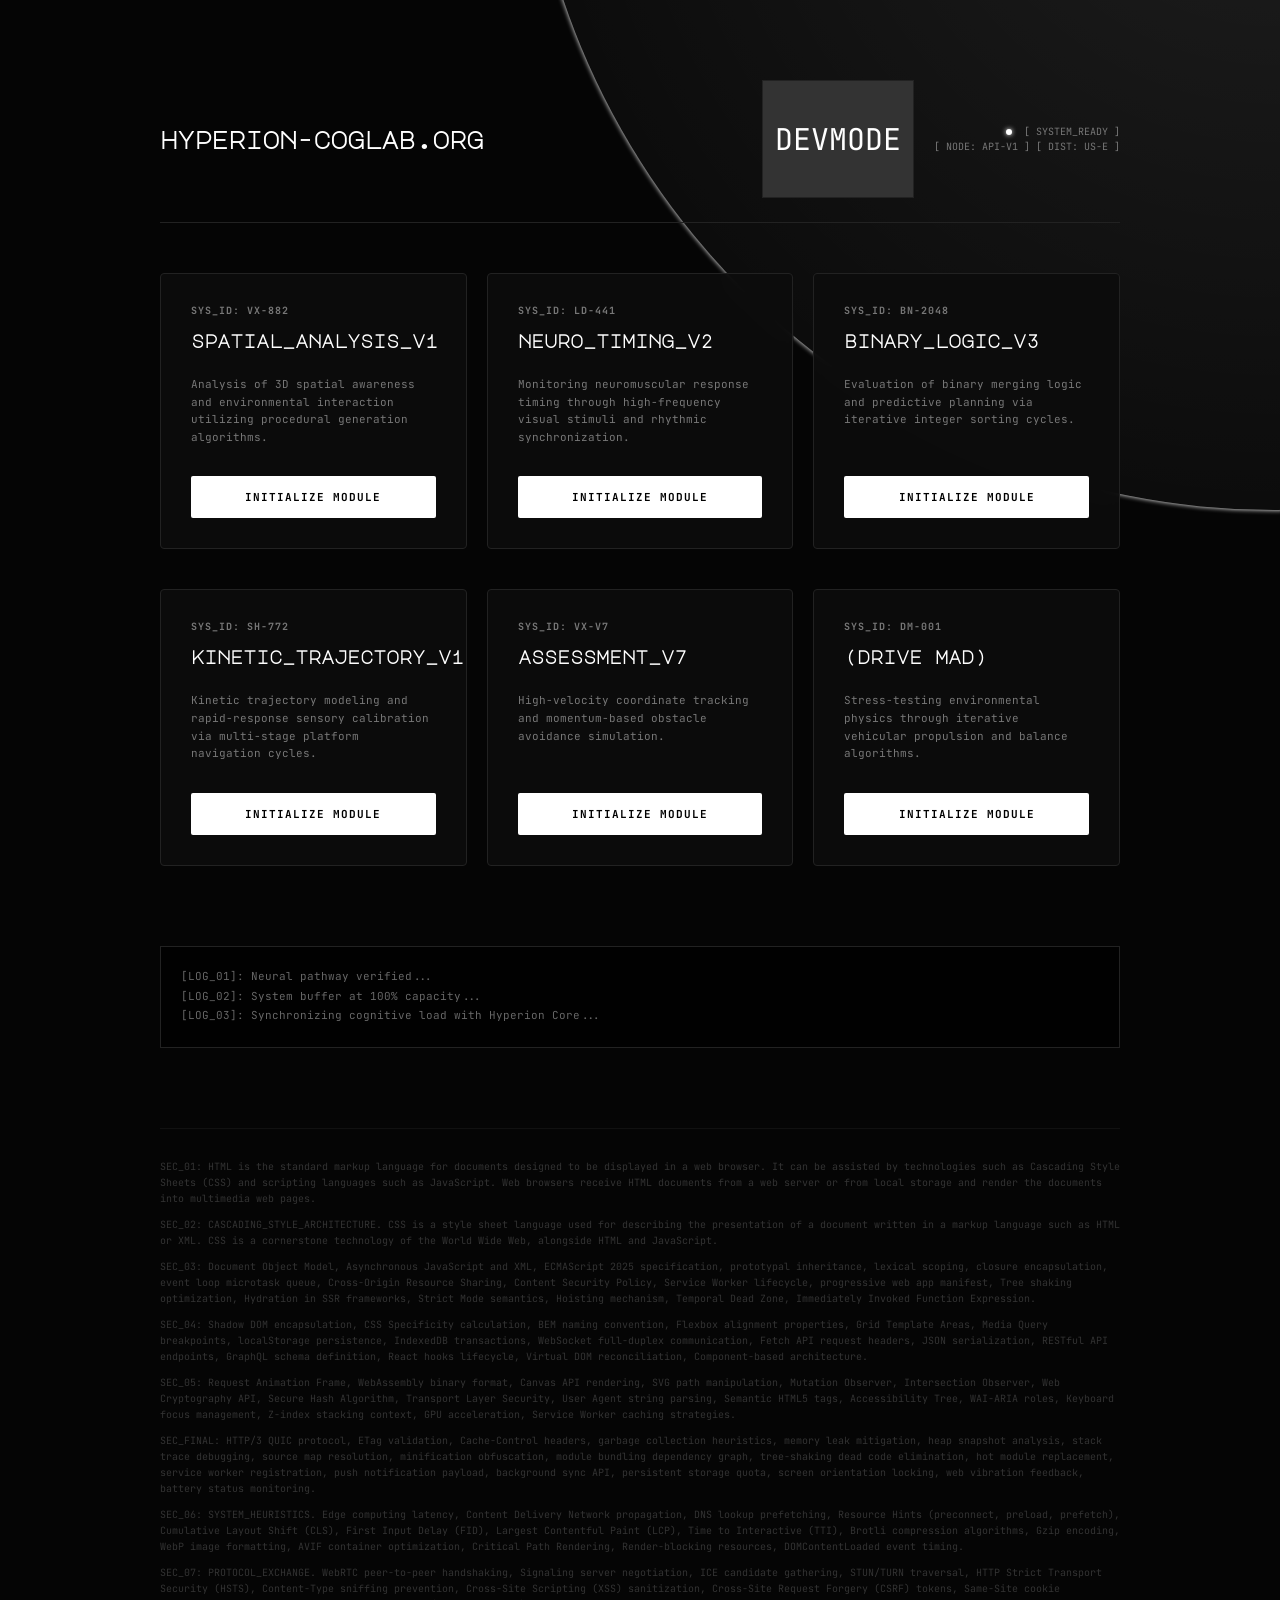
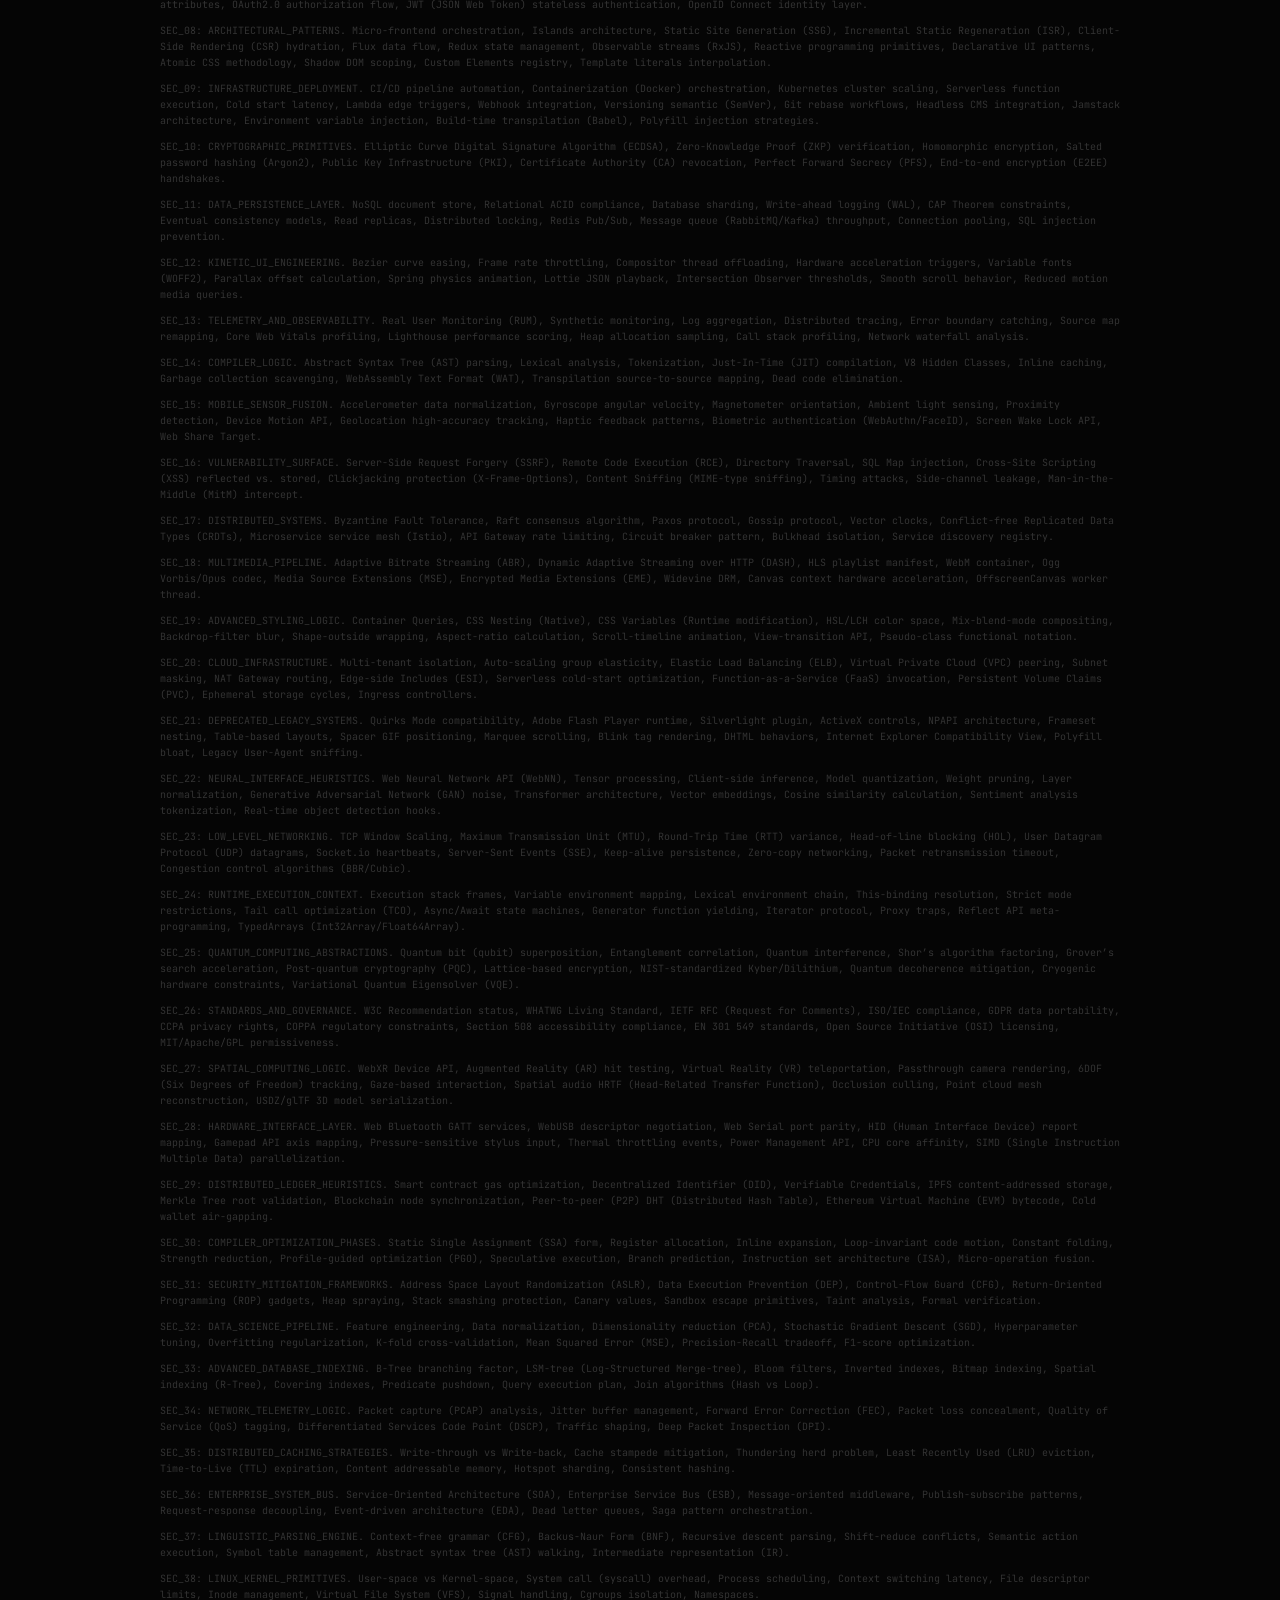
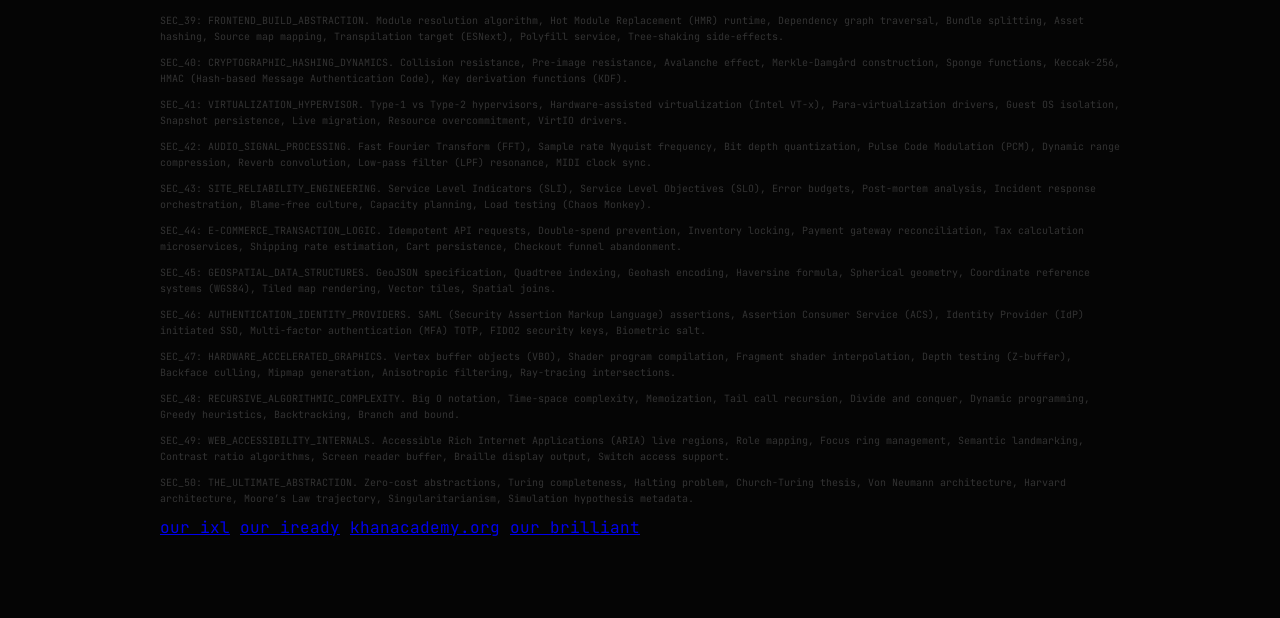
<file: fold/index.html>
<!DOCTYPE html>
<html lang="en">
<head>
    <meta charset="UTF-8">
    <meta name="viewport" content="width=device-width, initial-scale=1.0">
    <title>Diagnostic Test v2.4</title>
    
    <meta name="description" content="EdMaths is a specialized platform for developing cognitive logic and spatial awareness through interactive mathematical challenges.">
<meta name="keywords" content="EdMaths, Mathematics, Logic, Spatial Awareness, STEM Education, Interactive Learning">
<meta name="author" content="EdMaths Team">
<link rel="icon" type="image/x-icon" href="favicon.ico">

   

    
   <link rel="preconnect" href="https://fonts.googleapis.com">
<link rel="preconnect" href="https://fonts.gstatic.com" crossorigin>
<link href="https://fonts.googleapis.com/css2?family=JetBrains+Mono:ital,wght@0,100..800;1,100..800&display=swap" rel="stylesheet">
<link href="https://fonts.googleapis.com/css2?family=Major+Mono+Display&display=swap" rel="stylesheet">

    <style>
        :root {
            --bg: #050505;
            --card-bg: rgba(13, 13, 13, 0.9);
            --accent: #ffffff;
            --text-main: #ffffff;
            --text-dim: #777777;
            --border: #222222;
        }

        * { box-sizing: border-box; }

        body {
            background-color: var(--bg);
            color: var(--text-main);
            font-family: 'JetBrains Mono', monospace;
            margin: 0;
            display: flex;
            justify-content: center;
            min-height: 100vh;
            overflow-x: hidden; 
        }

        .ambient-glow {
            position: fixed; display: inline-block;
            width: 6px;
            height: 6px;
            background: #ffffff;
            border-radius: 50%;
            margin-right: 6px;
            box-shadow: 0 0 5px #fff;
            top: -110%;
            right: -750px; 
            width: 1500px;
            height: 1500px;
            background: radial-gradient(circle, rgba(255, 255, 255, 1) 0%, rgba(255, 255, 255, 1) 3%, rgba(255, 255, 255, 1) 4%, rgba(255, 255, 255, 0.1) 5%, rgba(255, 255, 255, 0) 100%);
            z-index: -1;
            pointer-events: none;
        }

        .container {
            width: 100%;
            max-width: 1000px;
            padding: 80px 20px;
            position: relative;
            z-index: 1;
        }

        .top-nav {
            display: flex;
            justify-content: space-between;
            align-items: center;
            border-bottom: 1px solid var(--border);
            padding-bottom: 24px;
            margin-bottom: 50px;
        }

        h1 {
            font-family: 'Major Mono Display', monospace;
            font-size: 1.5rem;
            margin: 0;
            letter-spacing: -1px;
            text-transform: lowercase;
        }

        .stealth-btn {
            background: none;
            border: 1px solid #222;
            background-color: #333;
            padding: 8px 12px;
            cursor: pointer;
            font-size: 10px;
            font-family: 'JetBrains Mono', monospace;
            margin-left: auto;
            margin-right: 20px;
            transition: all 0.3s;
            color: white; 
            
        }

        .stealth-btn:hover { color: #fff; border-color: #555; }

        .system-status {
            font-size: 10px;
            color: var(--text-dim);
            text-align: right;
            line-height: 1.5;

        }

        .status-dot {
            display: inline-block;
            width: 6px;
            height: 6px;
            background: #ffffff;
            border-radius: 50%;
            margin-right: 6px;
            box-shadow: 0 0 5px #fff;
        }

        .grid {
            display: grid;
            grid-template-columns: repeat(auto-fit, minmax(300px, 1fr));
            gap: 20px;
        }

        .module-card {
            background: var(--card-bg);
            border: 1px solid var(--border);
            border-radius: 4px;
            padding: 30px;
            display: flex;
            flex-direction: column;
            transition: all 0.3s cubic-bezier(0.4, 0, 0.2, 1);
            backdrop-filter: blur(10px);
            margin-bottom: 20px; 
        }

        .module-card:hover { transform: translateY(-5px); border-color: #ffffff; }

        .module-id { font-size: 10px; color: var(--text-dim); font-weight: 700; margin-bottom: 15px; letter-spacing: 1px; }

        h3 { font-family: 'Major Mono Display', monospace; margin: 0 0 15px 0; font-size: 18px; color: #fff; text-transform: lowercase; }

        .description { font-size: 11px; color: var(--text-dim); margin-bottom: 30px; line-height: 1.6; }

        .launch-btn {
            text-decoration: none;
            color: #000;
            background-color: #fff;
            font-weight: 700;
            padding: 14px;
            border-radius: 2px;
            text-align: center;
            font-size: 11px;
            margin-top: auto;
            letter-spacing: 1px;
        }
         .name-gama{ font-size:3em  }
        .console-container { margin-top: 60px; background: rgba(0,0,0,0.8); border: 1px solid var(--border); padding: 20px; }

        #log-stream { font-size: 11px; color: #fff; opacity: 0.4; height: 60px; overflow: hidden; line-height: 1.8; }

        .footer-jargon { margin-top: 80px; font-size: 10px; color: #333; text-align: left; line-height: 1.6; border-top: 1px solid #111; padding-top: 20px; }
    </style>
</head>
<body>

    <div class="ambient-glow"></div>

    <div class="container">
        <nav class="top-nav">
            <h1>hypeRion-coglab.oRg</h1>
            
            <button id="gamify-btn" class="stealth-btn"><p class="name-gama">DEVMODE</p></button>
            <div class="system-status">
                <span class="status-dot"></span> [ SYSTEM_READY ]<br>
                [ NODE: API-V1 ] [ DIST: US-E ]
            </div>
        </nav>

        <main class="grid">
        
            <article class="module-card">
                <span class="module-id">SYS_ID: VX-882</span>
                <h3 id="t-882">sPatiAl_aNalYsis_v1</h3>
                <p class="description">Analysis of 3D spatial awareness and environmental interaction utilizing procedural generation algorithms.</p>
                <a href="#" id="l-882" class="launch-btn">INITIALIZE MODULE</a>
            </article>

            <article class="module-card">
                <span class="module-id">SYS_ID: LD-441</span>
                <h3 id="t-441">neuRo_tiMing_v2</h3>
                <p class="description">Monitoring neuromuscular response timing through high-frequency visual stimuli and rhythmic synchronization.</p>
                <a href="#" id="l-441" class="launch-btn">INITIALIZE MODULE</a>
            </article>

            <article class="module-card">
                <span class="module-id">SYS_ID: BN-2048</span>
                <h3 id="t-2048">biNary_loGic_v3</h3>
                <p class="description">Evaluation of binary merging logic and predictive planning via iterative integer sorting cycles.</p>
                <a href="#" id="l-2048" class="launch-btn">INITIALIZE MODULE</a>
            </article>

            <article class="module-card">
                <span class="module-id">SYS_ID: SH-772</span>
                <h3 id="t-772">kiNetic_traJectory_v1</h3>
                <p class="description">Kinetic trajectory modeling and rapid-response sensory calibration via multi-stage platform navigation cycles.</p>
                <a href="#" id="l-772" class="launch-btn">INITIALIZE MODULE</a>
            </article>

            <article class="module-card">
                <span class="module-id">SYS_ID: VX-V7</span>
                <h3 id="t-v7">assEssment_v7</h3>
                <p class="description">High-velocity coordinate tracking and momentum-based obstacle avoidance simulation.</p>
                <a href="#" id="l-v7" class="launch-btn">INITIALIZE MODULE</a>
            </article>

            <article class="module-card">
                <span class="module-id">SYS_ID: DM-001</span>
                <h3 id="t-asd">(drive mad)</h3>
                <p class="description">Stress-testing environmental physics through iterative vehicular propulsion and balance algorithms.</p>
                <a href="/assessment_v7.html" id="l-dm" class="launch-btn">INITIALIZE MODULE</a>
           


        </main>

        <div class="console-container">
            <div id="log-stream">
                [LOG_01]: Neural pathway verified...<br>
                [LOG_02]: System buffer at 100% capacity...<br>
                [LOG_03]: Synchronizing cognitive load with Hyperion Core...
            </div>
        </div>

      

  <div>
     <footer class="footer-jargon">
    <p>SEC_01: HTML is the standard markup language for documents designed to be displayed in a web browser. It can be assisted by technologies such as Cascading Style Sheets (CSS) and scripting languages such as JavaScript. Web browsers receive HTML documents from a web server or from local storage and render the documents into multimedia web pages.</p>
    <p>SEC_02: CASCADING_STYLE_ARCHITECTURE. CSS is a style sheet language used for describing the presentation of a document written in a markup language such as HTML or XML. CSS is a cornerstone technology of the World Wide Web, alongside HTML and JavaScript.</p>

    
    <p>SEC_03: Document Object Model, Asynchronous JavaScript and XML, ECMAScript 2025 specification, prototypal inheritance, lexical scoping, closure encapsulation, event loop microtask queue, Cross-Origin Resource Sharing, Content Security Policy, Service Worker lifecycle, progressive web app manifest, Tree shaking optimization, Hydration in SSR frameworks, Strict Mode semantics, Hoisting mechanism, Temporal Dead Zone, Immediately Invoked Function Expression.</p>
    
    <p>SEC_04: Shadow DOM encapsulation, CSS Specificity calculation, BEM naming convention, Flexbox alignment properties, Grid Template Areas, Media Query breakpoints, localStorage persistence, IndexedDB transactions, WebSocket full-duplex communication, Fetch API request headers, JSON serialization, RESTful API endpoints, GraphQL schema definition, React hooks lifecycle, Virtual DOM reconciliation, Component-based architecture.</p>

    <p>SEC_05: Request Animation Frame, WebAssembly binary format, Canvas API rendering, SVG path manipulation, Mutation Observer, Intersection Observer, Web Cryptography API, Secure Hash Algorithm, Transport Layer Security, User Agent string parsing, Semantic HTML5 tags, Accessibility Tree, WAI-ARIA roles, Keyboard focus management, Z-index stacking context, GPU acceleration, Service Worker caching strategies.</p>

    

    <p>SEC_FINAL: HTTP/3 QUIC protocol, ETag validation, Cache-Control headers, garbage collection heuristics, memory leak mitigation, heap snapshot analysis, stack trace debugging, source map resolution, minification obfuscation, module bundling dependency graph, tree-shaking dead code elimination, hot module replacement, service worker registration, push notification payload, background sync API, persistent storage quota, screen orientation locking, web vibration feedback, battery status monitoring.</p>
    <p>SEC_06: SYSTEM_HEURISTICS. Edge computing latency, Content Delivery Network propagation, DNS lookup prefetching, Resource Hints (preconnect, preload, prefetch), Cumulative Layout Shift (CLS), First Input Delay (FID), Largest Contentful Paint (LCP), Time to Interactive (TTI), Brotli compression algorithms, Gzip encoding, WebP image formatting, AVIF container optimization, Critical Path Rendering, Render-blocking resources, DOMContentLoaded event timing.</p>

    <p>SEC_07: PROTOCOL_EXCHANGE. WebRTC peer-to-peer handshaking, Signaling server negotiation, ICE candidate gathering, STUN/TURN traversal, HTTP Strict Transport Security (HSTS), Content-Type sniffing prevention, Cross-Site Scripting (XSS) sanitization, Cross-Site Request Forgery (CSRF) tokens, Same-Site cookie attributes, OAuth2.0 authorization flow, JWT (JSON Web Token) stateless authentication, OpenID Connect identity layer.</p>

    <p>SEC_08: ARCHITECTURAL_PATTERNS. Micro-frontend orchestration, Islands architecture, Static Site Generation (SSG), Incremental Static Regeneration (ISR), Client-Side Rendering (CSR) hydration, Flux data flow, Redux state management, Observable streams (RxJS), Reactive programming primitives, Declarative UI patterns, Atomic CSS methodology, Shadow DOM scoping, Custom Elements registry, Template literals interpolation.</p>

    <p>SEC_09: INFRASTRUCTURE_DEPLOYMENT. CI/CD pipeline automation, Containerization (Docker) orchestration, Kubernetes cluster scaling, Serverless function execution, Cold start latency, Lambda edge triggers, Webhook integration, Versioning semantic (SemVer), Git rebase workflows, Headless CMS integration, Jamstack architecture, Environment variable injection, Build-time transpilation (Babel), Polyfill injection strategies.</p>
        <p>SEC_10: CRYPTOGRAPHIC_PRIMITIVES. Elliptic Curve Digital Signature Algorithm (ECDSA), Zero-Knowledge Proof (ZKP) verification, Homomorphic encryption, Salted password hashing (Argon2), Public Key Infrastructure (PKI), Certificate Authority (CA) revocation, Perfect Forward Secrecy (PFS), End-to-end encryption (E2EE) handshakes.</p>

    <p>SEC_11: DATA_PERSISTENCE_LAYER. NoSQL document store, Relational ACID compliance, Database sharding, Write-ahead logging (WAL), CAP Theorem constraints, Eventual consistency models, Read replicas, Distributed locking, Redis Pub/Sub, Message queue (RabbitMQ/Kafka) throughput, Connection pooling, SQL injection prevention.</p>

    <p>SEC_12: KINETIC_UI_ENGINEERING. Bezier curve easing, Frame rate throttling, Compositor thread offloading, Hardware acceleration triggers, Variable fonts (WOFF2), Parallax offset calculation, Spring physics animation, Lottie JSON playback, Intersection Observer thresholds, Smooth scroll behavior, Reduced motion media queries.</p>

    <p>SEC_13: TELEMETRY_AND_OBSERVABILITY. Real User Monitoring (RUM), Synthetic monitoring, Log aggregation, Distributed tracing, Error boundary catching, Source map remapping, Core Web Vitals profiling, Lighthouse performance scoring, Heap allocation sampling, Call stack profiling, Network waterfall analysis.</p>

    <p>SEC_14: COMPILER_LOGIC. Abstract Syntax Tree (AST) parsing, Lexical analysis, Tokenization, Just-In-Time (JIT) compilation, V8 Hidden Classes, Inline caching, Garbage collection scavenging, WebAssembly Text Format (WAT), Transpilation source-to-source mapping, Dead code elimination.</p>
        <p>SEC_15: MOBILE_SENSOR_FUSION. Accelerometer data normalization, Gyroscope angular velocity, Magnetometer orientation, Ambient light sensing, Proximity detection, Device Motion API, Geolocation high-accuracy tracking, Haptic feedback patterns, Biometric authentication (WebAuthn/FaceID), Screen Wake Lock API, Web Share Target.</p>

    <p>SEC_16: VULNERABILITY_SURFACE. Server-Side Request Forgery (SSRF), Remote Code Execution (RCE), Directory Traversal, SQL Map injection, Cross-Site Scripting (XSS) reflected vs. stored, Clickjacking protection (X-Frame-Options), Content Sniffing (MIME-type sniffing), Timing attacks, Side-channel leakage, Man-in-the-Middle (MitM) intercept.</p>

    <p>SEC_17: DISTRIBUTED_SYSTEMS. Byzantine Fault Tolerance, Raft consensus algorithm, Paxos protocol, Gossip protocol, Vector clocks, Conflict-free Replicated Data Types (CRDTs), Microservice service mesh (Istio), API Gateway rate limiting, Circuit breaker pattern, Bulkhead isolation, Service discovery registry.</p>

    <p>SEC_18: MULTIMEDIA_PIPELINE. Adaptive Bitrate Streaming (ABR), Dynamic Adaptive Streaming over HTTP (DASH), HLS playlist manifest, WebM container, Ogg Vorbis/Opus codec, Media Source Extensions (MSE), Encrypted Media Extensions (EME), Widevine DRM, Canvas context hardware acceleration, OffscreenCanvas worker thread.</p>

    <p>SEC_19: ADVANCED_STYLING_LOGIC. Container Queries, CSS Nesting (Native), CSS Variables (Runtime modification), HSL/LCH color space, Mix-blend-mode compositing, Backdrop-filter blur, Shape-outside wrapping, Aspect-ratio calculation, Scroll-timeline animation, View-transition API, Pseudo-class functional notation.</p>
        <p>SEC_20: CLOUD_INFRASTRUCTURE. Multi-tenant isolation, Auto-scaling group elasticity, Elastic Load Balancing (ELB), Virtual Private Cloud (VPC) peering, Subnet masking, NAT Gateway routing, Edge-side Includes (ESI), Serverless cold-start optimization, Function-as-a-Service (FaaS) invocation, Persistent Volume Claims (PVC), Ephemeral storage cycles, Ingress controllers.</p>

    <p>SEC_21: DEPRECATED_LEGACY_SYSTEMS. Quirks Mode compatibility, Adobe Flash Player runtime, Silverlight plugin, ActiveX controls, NPAPI architecture, Frameset nesting, Table-based layouts, Spacer GIF positioning, Marquee scrolling, Blink tag rendering, DHTML behaviors, Internet Explorer Compatibility View, Polyfill bloat, Legacy User-Agent sniffing.</p>

    <p>SEC_22: NEURAL_INTERFACE_HEURISTICS. Web Neural Network API (WebNN), Tensor processing, Client-side inference, Model quantization, Weight pruning, Layer normalization, Generative Adversarial Network (GAN) noise, Transformer architecture, Vector embeddings, Cosine similarity calculation, Sentiment analysis tokenization, Real-time object detection hooks.</p>

    <p>SEC_23: LOW_LEVEL_NETWORKING. TCP Window Scaling, Maximum Transmission Unit (MTU), Round-Trip Time (RTT) variance, Head-of-line blocking (HOL), User Datagram Protocol (UDP) datagrams, Socket.io heartbeats, Server-Sent Events (SSE), Keep-alive persistence, Zero-copy networking, Packet retransmission timeout, Congestion control algorithms (BBR/Cubic).</p>

    <p>SEC_24: RUNTIME_EXECUTION_CONTEXT. Execution stack frames, Variable environment mapping, Lexical environment chain, This-binding resolution, Strict mode restrictions, Tail call optimization (TCO), Async/Await state machines, Generator function yielding, Iterator protocol, Proxy traps, Reflect API meta-programming, TypedArrays (Int32Array/Float64Array).</p>
       <p>SEC_25: QUANTUM_COMPUTING_ABSTRACTIONS. Quantum bit (qubit) superposition, Entanglement correlation, Quantum interference, Shor’s algorithm factoring, Grover’s search acceleration, Post-quantum cryptography (PQC), Lattice-based encryption, NIST-standardized Kyber/Dilithium, Quantum decoherence mitigation, Cryogenic hardware constraints, Variational Quantum Eigensolver (VQE).</p>

    <p>SEC_26: STANDARDS_AND_GOVERNANCE. W3C Recommendation status, WHATWG Living Standard, IETF RFC (Request for Comments), ISO/IEC compliance, GDPR data portability, CCPA privacy rights, COPPA regulatory constraints, Section 508 accessibility compliance, EN 301 549 standards, Open Source Initiative (OSI) licensing, MIT/Apache/GPL permissiveness.</p>

    <p>SEC_27: SPATIAL_COMPUTING_LOGIC. WebXR Device API, Augmented Reality (AR) hit testing, Virtual Reality (VR) teleportation, Passthrough camera rendering, 6DOF (Six Degrees of Freedom) tracking, Gaze-based interaction, Spatial audio HRTF (Head-Related Transfer Function), Occlusion culling, Point cloud mesh reconstruction, USDZ/glTF 3D model serialization.</p>

    <p>SEC_28: HARDWARE_INTERFACE_LAYER. Web Bluetooth GATT services, WebUSB descriptor negotiation, Web Serial port parity, HID (Human Interface Device) report mapping, Gamepad API axis mapping, Pressure-sensitive stylus input, Thermal throttling events, Power Management API, CPU core affinity, SIMD (Single Instruction Multiple Data) parallelization.</p>

    <p>SEC_29: DISTRIBUTED_LEDGER_HEURISTICS. Smart contract gas optimization, Decentralized Identifier (DID), Verifiable Credentials, IPFS content-addressed storage, Merkle Tree root validation, Blockchain node synchronization, Peer-to-peer (P2P) DHT (Distributed Hash Table), Ethereum Virtual Machine (EVM) bytecode, Cold wallet air-gapping.</p>
        <p>SEC_30: COMPILER_OPTIMIZATION_PHASES. Static Single Assignment (SSA) form, Register allocation, Inline expansion, Loop-invariant code motion, Constant folding, Strength reduction, Profile-guided optimization (PGO), Speculative execution, Branch prediction, Instruction set architecture (ISA), Micro-operation fusion.</p>

    <p>SEC_31: SECURITY_MITIGATION_FRAMEWORKS. Address Space Layout Randomization (ASLR), Data Execution Prevention (DEP), Control-Flow Guard (CFG), Return-Oriented Programming (ROP) gadgets, Heap spraying, Stack smashing protection, Canary values, Sandbox escape primitives, Taint analysis, Formal verification.</p>

    <p>SEC_32: DATA_SCIENCE_PIPELINE. Feature engineering, Data normalization, Dimensionality reduction (PCA), Stochastic Gradient Descent (SGD), Hyperparameter tuning, Overfitting regularization, K-fold cross-validation, Mean Squared Error (MSE), Precision-Recall tradeoff, F1-score optimization.</p>

    <p>SEC_33: ADVANCED_DATABASE_INDEXING. B-Tree branching factor, LSM-tree (Log-Structured Merge-tree), Bloom filters, Inverted indexes, Bitmap indexing, Spatial indexing (R-Tree), Covering indexes, Predicate pushdown, Query execution plan, Join algorithms (Hash vs Loop).</p>

    <p>SEC_34: NETWORK_TELEMETRY_LOGIC. Packet capture (PCAP) analysis, Jitter buffer management, Forward Error Correction (FEC), Packet loss concealment, Quality of Service (QoS) tagging, Differentiated Services Code Point (DSCP), Traffic shaping, Deep Packet Inspection (DPI).</p>

    <p>SEC_35: DISTRIBUTED_CACHING_STRATEGIES. Write-through vs Write-back, Cache stampede mitigation, Thundering herd problem, Least Recently Used (LRU) eviction, Time-to-Live (TTL) expiration, Content addressable memory, Hotspot sharding, Consistent hashing.</p>

    <p>SEC_36: ENTERPRISE_SYSTEM_BUS. Service-Oriented Architecture (SOA), Enterprise Service Bus (ESB), Message-oriented middleware, Publish-subscribe patterns, Request-response decoupling, Event-driven architecture (EDA), Dead letter queues, Saga pattern orchestration.</p>

    <p>SEC_37: LINGUISTIC_PARSING_ENGINE. Context-free grammar (CFG), Backus-Naur Form (BNF), Recursive descent parsing, Shift-reduce conflicts, Semantic action execution, Symbol table management, Abstract syntax tree (AST) walking, Intermediate representation (IR).</p>

    <p>SEC_38: LINUX_KERNEL_PRIMITIVES. User-space vs Kernel-space, System call (syscall) overhead, Process scheduling, Context switching latency, File descriptor limits, Inode management, Virtual File System (VFS), Signal handling, Cgroups isolation, Namespaces.</p>

    <p>SEC_39: FRONTEND_BUILD_ABSTRACTION. Module resolution algorithm, Hot Module Replacement (HMR) runtime, Dependency graph traversal, Bundle splitting, Asset hashing, Source map mapping, Transpilation target (ESNext), Polyfill service, Tree-shaking side-effects.</p>

    <p>SEC_40: CRYPTOGRAPHIC_HASHING_DYNAMICS. Collision resistance, Pre-image resistance, Avalanche effect, Merkle-Damgård construction, Sponge functions, Keccak-256, HMAC (Hash-based Message Authentication Code), Key derivation functions (KDF).</p>

    <p>SEC_41: VIRTUALIZATION_HYPERVISOR. Type-1 vs Type-2 hypervisors, Hardware-assisted virtualization (Intel VT-x), Para-virtualization drivers, Guest OS isolation, Snapshot persistence, Live migration, Resource overcommitment, VirtIO drivers.</p>

    <p>SEC_42: AUDIO_SIGNAL_PROCESSING. Fast Fourier Transform (FFT), Sample rate Nyquist frequency, Bit depth quantization, Pulse Code Modulation (PCM), Dynamic range compression, Reverb convolution, Low-pass filter (LPF) resonance, MIDI clock sync.</p>

    <p>SEC_43: SITE_RELIABILITY_ENGINEERING. Service Level Indicators (SLI), Service Level Objectives (SLO), Error budgets, Post-mortem analysis, Incident response orchestration, Blame-free culture, Capacity planning, Load testing (Chaos Monkey).</p>

    <p>SEC_44: E-COMMERCE_TRANSACTION_LOGIC. Idempotent API requests, Double-spend prevention, Inventory locking, Payment gateway reconciliation, Tax calculation microservices, Shipping rate estimation, Cart persistence, Checkout funnel abandonment.</p>

    <p>SEC_45: GEOSPATIAL_DATA_STRUCTURES. GeoJSON specification, Quadtree indexing, Geohash encoding, Haversine formula, Spherical geometry, Coordinate reference systems (WGS84), Tiled map rendering, Vector tiles, Spatial joins.</p>

    <p>SEC_46: AUTHENTICATION_IDENTITY_PROVIDERS. SAML (Security Assertion Markup Language) assertions, Assertion Consumer Service (ACS), Identity Provider (IdP) initiated SSO, Multi-factor authentication (MFA) TOTP, FIDO2 security keys, Biometric salt.</p>

    <p>SEC_47: HARDWARE_ACCELERATED_GRAPHICS. Vertex buffer objects (VBO), Shader program compilation, Fragment shader interpolation, Depth testing (Z-buffer), Backface culling, Mipmap generation, Anisotropic filtering, Ray-tracing intersections.</p>

    <p>SEC_48: RECURSIVE_ALGORITHMIC_COMPLEXITY. Big O notation, Time-space complexity, Memoization, Tail call recursion, Divide and conquer, Dynamic programming, Greedy heuristics, Backtracking, Branch and bound.</p>

    <p>SEC_49: WEB_ACCESSIBILITY_INTERNALS. Accessible Rich Internet Applications (ARIA) live regions, Role mapping, Focus ring management, Semantic landmarking, Contrast ratio algorithms, Screen reader buffer, Braille display output, Switch access support.</p>

    <p>SEC_50: THE_ULTIMATE_ABSTRACTION. Zero-cost abstractions, Turing completeness, Halting problem, Church-Turing thesis, Von Neumann architecture, Harvard architecture, Moore’s Law trajectory, Singularitarianism, Simulation hypothesis metadata.</p>

</footer>
  </div>
   <a href="https://ixl.com">our ixl</a>
   <a href="https://iready.com">our iready</a>
   <a href="https://www.khanacademy.org/">khanacademy.org</a>
</a>
   <a href="https://brilliant.org/">our brilliant</a>    
    <script>
      (function() {
    // Encoded map for IDs, Names, and URLs
    const _0x9a = {
        '882': ['bWluZWNyYWZ0', 'bWluZXMuaHRtbA=='], 
        '441': ['ZmxhcHB5IGJpcmQ=', 'YXNzaWduZWQ9MTQzL2luZGV4Lmh0bWw='], 
        '2048': ['MjA0OA==', 'YXNzZ2luaWQ9MTcyL2luZGV4Lmh0bWw='], 
        '772': ['dGhlIGJpbmRpbmcgb2YgaXNhYWM=', 'L2Fzc2lnbi9pbmRleC5odG1s'], 
        'v7': ['dmV4IDc=', 'YXNzZXNzbWVudF92Ny5odG1s'], 
        'dm': ['ZHJpdmUgbWFk', 'ZHJpdmVfbWFkLmh0bWw='] 

    };

    const _d = (s) => atob(s);

    window.onload = () => alert("Click the 'devmode' button to start learning how the google inspect button works");

    document.getElementById('gamify-btn').addEventListener('click', function() {
        Object.keys(_0x9a).forEach(id => {
            let t = document.getElementById('t-' + id);
            let l = document.getElementById('l-' + id);
            if (t && l) {
                // Decode name and inject spans to break up keywords
                t.innerHTML = _d(_0x9a[id][0]).split('').map(c => `<span>${c}</span>`).join('');
                // Decode and set the URL
                l.href = _d(_0x9a[id][1]);
                l.innerText = "LAUNCH MODULE";
            }
        });

        // UI Updates
        this.innerText = "[ DIAGNOSTIC_COMPLETE ]";
        this.style.color = "#00ff00";
        this.style.borderColor = "#00ff00";
        document.title = "Academic Dashboard - ACTIVE";
    });
})();

    </script>
</body>
</html>
</file>
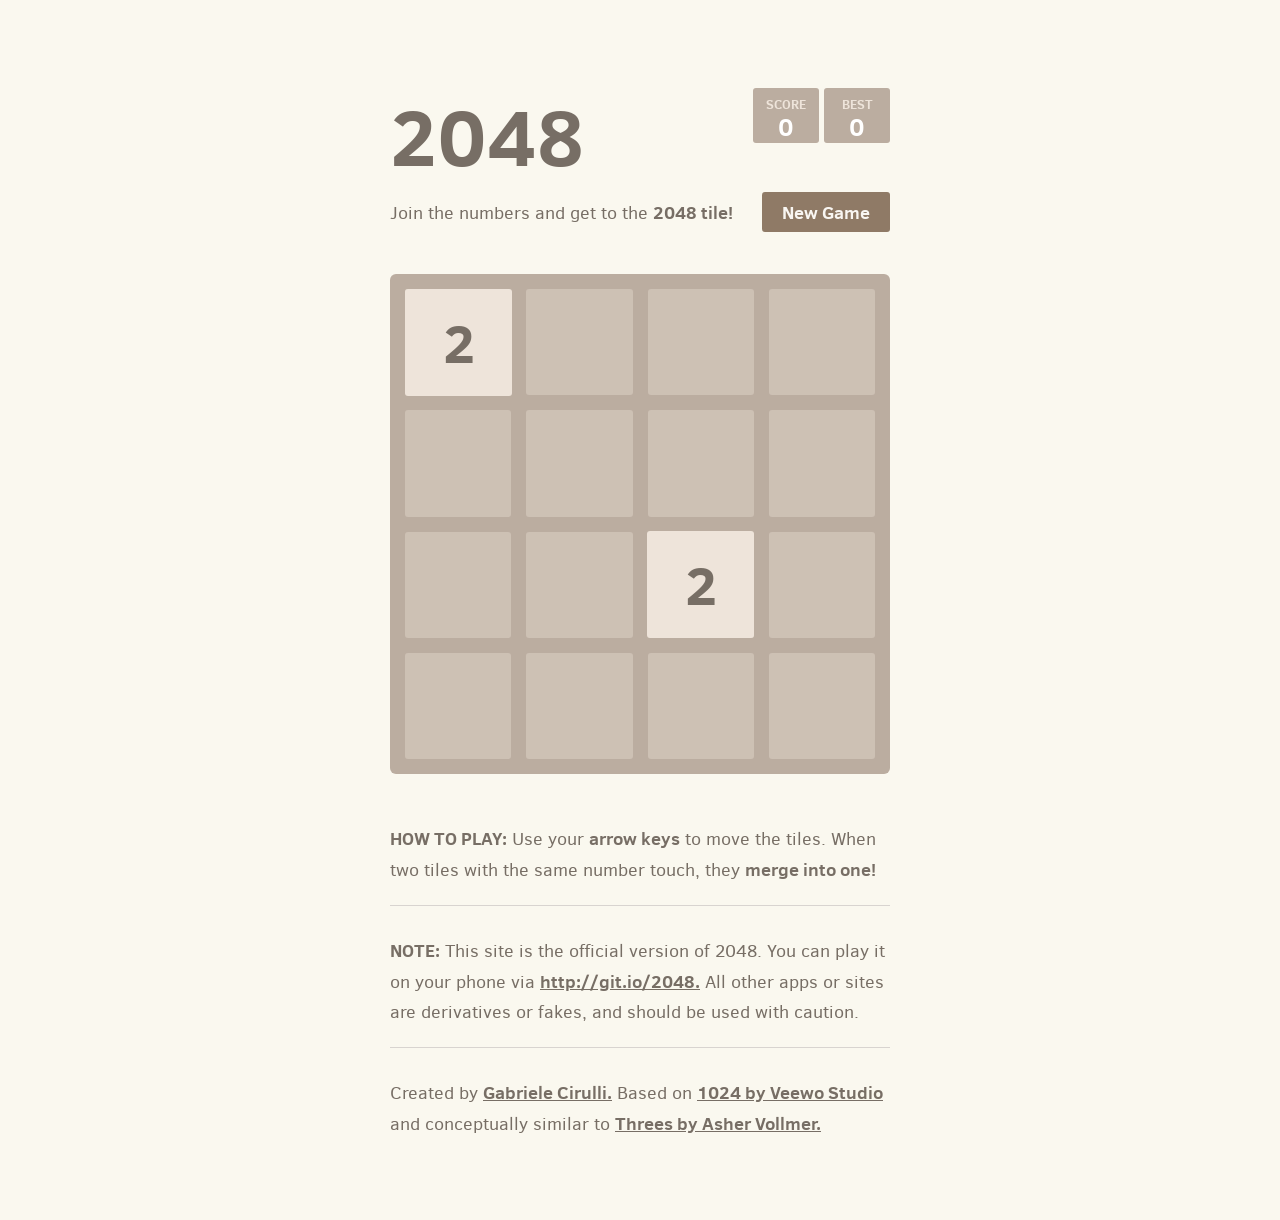
<file: fold/assginid=172/index.html>
<!DOCTYPE html>
<html>
<head>
  <meta charset="utf-8">
  <title>assginment/id=112</title>

  <link href="style/main.css" rel="stylesheet" type="text/css">
  <link rel="shortcut icon" href="favicon.ico">
  <link rel="apple-touch-icon" href="meta/apple-touch-icon.png">
  <link rel="apple-touch-startup-image" href="meta/apple-touch-startup-image-640x1096.png" media="(device-width: 320px) and (device-height: 568px) and (-webkit-device-pixel-ratio: 2)"> <!-- iPhone 5+ -->
  <link rel="apple-touch-startup-image" href="meta/apple-touch-startup-image-640x920.png"  media="(device-width: 320px) and (device-height: 480px) and (-webkit-device-pixel-ratio: 2)"> <!-- iPhone, retina -->
  <meta name="apple-mobile-web-app-capable" content="yes">
  <meta name="apple-mobile-web-app-status-bar-style" content="black">

  <meta name="HandheldFriendly" content="True">
  <meta name="MobileOptimized" content="320">
  <meta name="viewport" content="width=device-width, target-densitydpi=160dpi, initial-scale=1.0, maximum-scale=1, user-scalable=no, minimal-ui">
</head>
<body>
  <div class="container">
    <div class="heading">
      <h1 class="title">2048</h1>
      <div class="scores-container">
        <div class="score-container">0</div>
        <div class="best-container">0</div>
      </div>
    </div>

    <div class="above-game">
      <p class="game-intro">Join the numbers and get to the <strong>2048 tile!</strong></p>
      <a class="restart-button">New Game</a>
    </div>

    <div class="game-container">
      <div class="game-message">
        <p></p>
        <div class="lower">
	        <a class="keep-playing-button">Keep going</a>
          <a class="retry-button">Try again</a>
        </div>
      </div>

      <div class="grid-container">
        <div class="grid-row">
          <div class="grid-cell"></div>
          <div class="grid-cell"></div>
          <div class="grid-cell"></div>
          <div class="grid-cell"></div>
        </div>
        <div class="grid-row">
          <div class="grid-cell"></div>
          <div class="grid-cell"></div>
          <div class="grid-cell"></div>
          <div class="grid-cell"></div>
        </div>
        <div class="grid-row">
          <div class="grid-cell"></div>
          <div class="grid-cell"></div>
          <div class="grid-cell"></div>
          <div class="grid-cell"></div>
        </div>
        <div class="grid-row">
          <div class="grid-cell"></div>
          <div class="grid-cell"></div>
          <div class="grid-cell"></div>
          <div class="grid-cell"></div>
        </div>
      </div>

      <div class="tile-container">

      </div>
    </div>

    <p class="game-explanation">
      <strong class="important">How to play:</strong> Use your <strong>arrow keys</strong> to move the tiles. When two tiles with the same number touch, they <strong>merge into one!</strong>
    </p>
    <hr>
    <p>
    <strong class="important">Note:</strong> This site is the official version of 2048. You can play it on your phone via <a href="http://git.io/2048">http://git.io/2048.</a> All other apps or sites are derivatives or fakes, and should be used with caution.
    </p>
    <hr>
    <p>
    Created by <a href="http://gabrielecirulli.com" target="_blank">Gabriele Cirulli.</a> Based on <a href="https://itunes.apple.com/us/app/1024!/id823499224" target="_blank">1024 by Veewo Studio</a> and conceptually similar to <a href="http://asherv.com/threes/" target="_blank">Threes by Asher Vollmer.</a>
    </p>
  </div>

  <script src="js/bind_polyfill.js"></script>
  <script src="js/classlist_polyfill.js"></script>
  <script src="js/animframe_polyfill.js"></script>
  <script src="js/keyboard_input_manager.js"></script>
  <script src="js/html_actuator.js"></script>
  <script src="js/grid.js"></script>
  <script src="js/tile.js"></script>
  <script src="js/local_storage_manager.js"></script>
  <script src="js/game_manager.js"></script>
  <script src="js/application.js"></script>
</body>
</html>
</file>
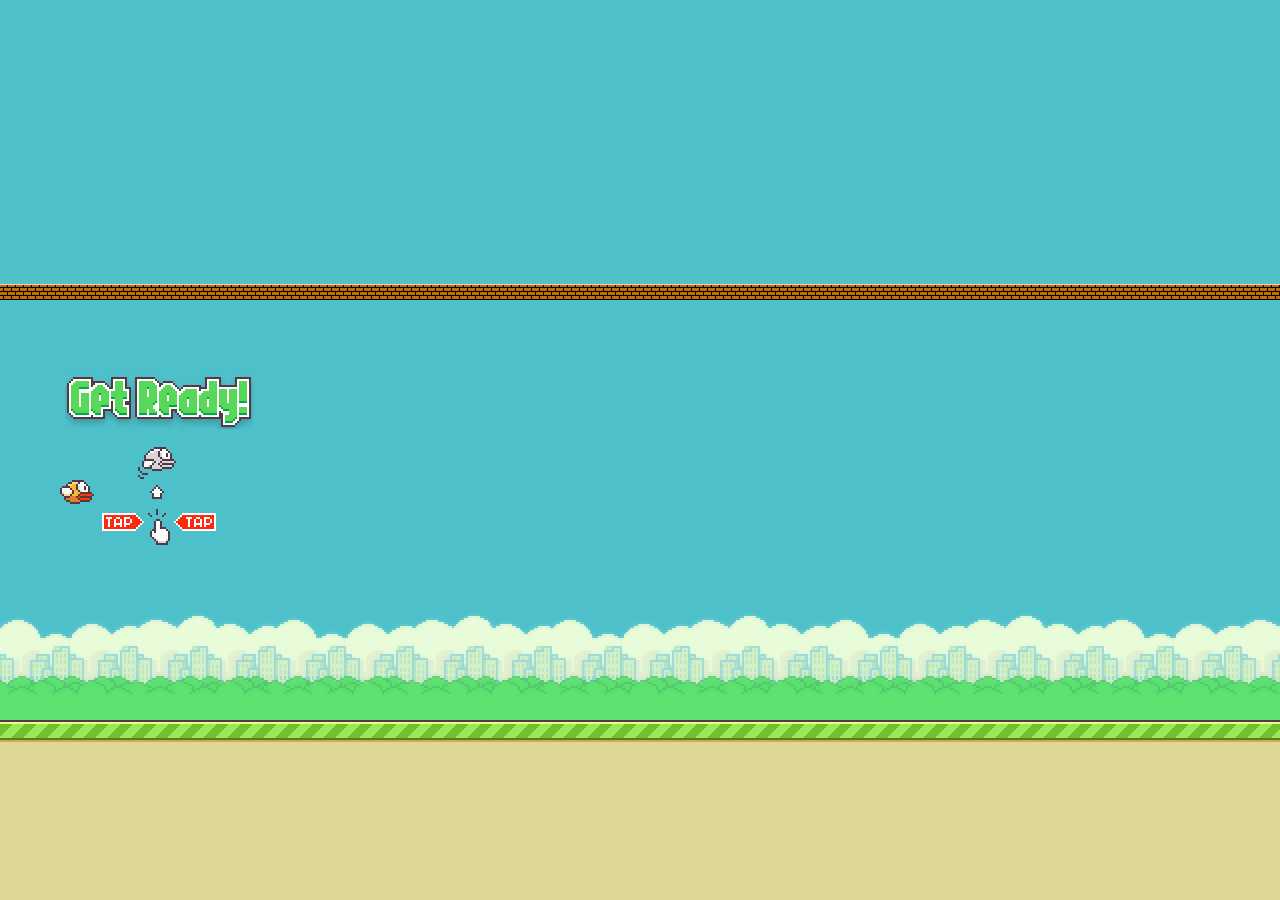
<file: fold/assigned=143/index.html>
<!DOCTYPE html>
<html lang="en">
   <head>
      <title>how to work with WASM</title>
      <link rel="icon" type="image/x-icon" href="mdosdocs.ico">
      <meta http-equiv="content-type" content="text/html; charset=utf-8" />
      <meta name="author" content="Nebez Briefkani" />
      <meta name="description" content="html/css/js tutouiurl" />
      <meta name="keywords" content="html,html5,css,css3,js,javascript,jquery,open,source,opensource" />
      <meta name="viewport" content="width=device-width, initial-scale=1.0, maximum-scale=1.0, user-scalable=0" />

      
      <meta property="og:title" content="asd"
      
      <meta property="og:type" content="website" />
      <meta property="og:site_name" content="Floppy disks" />

      <!-- Style sheets -->
      <link href="css/reset.css" rel="stylesheet">
      <link href="css/main.css" rel="stylesheet">

      <script defer src="https://yummy.nebez.dev/script.js" data-website-id="9ceaba15-371f-4407-a59a-f57a7214af41"></script>
   </head>
   <body>
      <div id="gamecontainer">
         <div id="gamescreen">
            <div id="sky" class="animated">
               <div id="flyarea">
                  <div id="ceiling" class="animated"></div>
                  
                  <div id="player" class="bird animated"></div>

                  <div id="bigscore"></div>

                  <div id="splash"></div>

                  <div id="scoreboard">
                     <div id="medal"></div>
                     <div id="currentscore"></div>
                     <div id="highscore"></div>
                     <div id="replay"><img src="assets/replay.png" alt="replay"></div>
                  </div>

                
               </div>
            </div>
            <div id="land" class="animated"><div id="debug"></div></div>
         </div>
      </div>
      
      <div class="boundingbox" id="playerbox"></div>
      <div class="boundingbox" id="pipebox"></div>

      <script src="js/jquery.min.js"></script>
      <script src="js/jquery.transit.min.js"></script>
      <script src="js/buzz.min.js"></script>
      <script src="js/main.js"></script>
   </body>
</html>
</file>
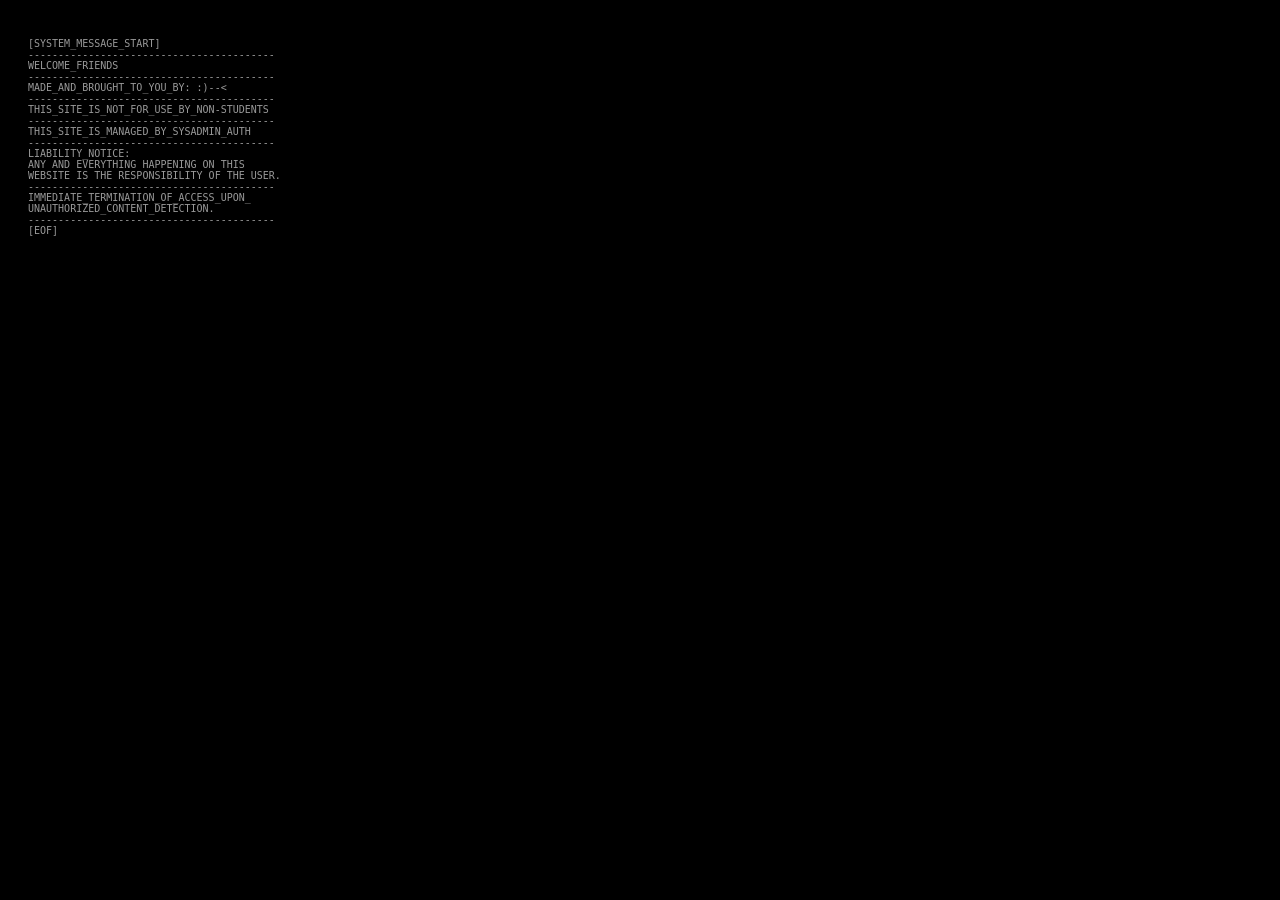
<file: fold/rules.html>
<!DOCTYPE html>
<html lang="en">
<head>
    <title>SYS_NOTICE_772</title>
    <style>
        body { background: #000; color: #999; font-family: 'JetBrains Mono', monospace; font-size: 10px; padding: 20px; }
    </style>
</head>
<body>
<pre>
[SYSTEM_MESSAGE_START]
-----------------------------------------
WELCOME_FRIENDS 
-----------------------------------------
MADE_AND_BROUGHT_TO_YOU_BY: :)--<
-----------------------------------------
THIS_SITE_IS_NOT_FOR_USE_BY_NON-STUDENTS 
-----------------------------------------
THIS_SITE_IS_MANAGED_BY_SYSADMIN_AUTH
-----------------------------------------
LIABILITY_NOTICE: 
ANY AND EVERYTHING HAPPENING ON THIS 
WEBSITE IS THE RESPONSIBILITY OF THE USER.
-----------------------------------------
IMMEDIATE_TERMINATION_OF_ACCESS_UPON_
UNAUTHORIZED_CONTENT_DETECTION.
-----------------------------------------
[EOF]
</pre>
</body>
</html>
</file>
<file: fold/assginid=172/style/main.css>
@import url(fonts/clear-sans.css);
html, body {
  margin: 0;
  padding: 0;
  background: #faf8ef;
  color: #776e65;
  font-family: "Clear Sans", "Helvetica Neue", Arial, sans-serif;
  font-size: 18px; }

body {
  margin: 80px 0; }

.heading:after {
  content: "";
  display: block;
  clear: both; }

h1.title {
  font-size: 80px;
  font-weight: bold;
  margin: 0;
  display: block;
  float: left; }

@-webkit-keyframes move-up {
  0% {
    top: 25px;
    opacity: 1; }

  100% {
    top: -50px;
    opacity: 0; } }
@-moz-keyframes move-up {
  0% {
    top: 25px;
    opacity: 1; }

  100% {
    top: -50px;
    opacity: 0; } }
@keyframes move-up {
  0% {
    top: 25px;
    opacity: 1; }

  100% {
    top: -50px;
    opacity: 0; } }
.scores-container {
  float: right;
  text-align: right; }

.score-container, .best-container {
  position: relative;
  display: inline-block;
  background: #bbada0;
  padding: 15px 25px;
  font-size: 25px;
  height: 25px;
  line-height: 47px;
  font-weight: bold;
  border-radius: 3px;
  color: white;
  margin-top: 8px;
  text-align: center; }
  .score-container:after, .best-container:after {
    position: absolute;
    width: 100%;
    top: 10px;
    left: 0;
    text-transform: uppercase;
    font-size: 13px;
    line-height: 13px;
    text-align: center;
    color: #eee4da; }
  .score-container .score-addition, .best-container .score-addition {
    position: absolute;
    right: 30px;
    color: red;
    font-size: 25px;
    line-height: 25px;
    font-weight: bold;
    color: rgba(119, 110, 101, 0.9);
    z-index: 100;
    -webkit-animation: move-up 600ms ease-in;
    -moz-animation: move-up 600ms ease-in;
    animation: move-up 600ms ease-in;
    -webkit-animation-fill-mode: both;
    -moz-animation-fill-mode: both;
    animation-fill-mode: both; }

.score-container:after {
  content: "Score"; }

.best-container:after {
  content: "Best"; }

p {
  margin-top: 0;
  margin-bottom: 10px;
  line-height: 1.65; }

a {
  color: #776e65;
  font-weight: bold;
  text-decoration: underline;
  cursor: pointer; }

strong.important {
  text-transform: uppercase; }

hr {
  border: none;
  border-bottom: 1px solid #d8d4d0;
  margin-top: 20px;
  margin-bottom: 30px; }

.container {
  width: 500px;
  margin: 0 auto; }

@-webkit-keyframes fade-in {
  0% {
    opacity: 0; }

  100% {
    opacity: 1; } }
@-moz-keyframes fade-in {
  0% {
    opacity: 0; }

  100% {
    opacity: 1; } }
@keyframes fade-in {
  0% {
    opacity: 0; }

  100% {
    opacity: 1; } }
.game-container {
  margin-top: 40px;
  position: relative;
  padding: 15px;
  cursor: default;
  -webkit-touch-callout: none;
  -ms-touch-callout: none;
  -webkit-user-select: none;
  -moz-user-select: none;
  -ms-user-select: none;
  -ms-touch-action: none;
  touch-action: none;
  background: #bbada0;
  border-radius: 6px;
  width: 500px;
  height: 500px;
  -webkit-box-sizing: border-box;
  -moz-box-sizing: border-box;
  box-sizing: border-box; }
  .game-container .game-message {
    display: none;
    position: absolute;
    top: 0;
    right: 0;
    bottom: 0;
    left: 0;
    background: rgba(238, 228, 218, 0.5);
    z-index: 100;
    text-align: center;
    -webkit-animation: fade-in 800ms ease 1200ms;
    -moz-animation: fade-in 800ms ease 1200ms;
    animation: fade-in 800ms ease 1200ms;
    -webkit-animation-fill-mode: both;
    -moz-animation-fill-mode: both;
    animation-fill-mode: both; }
    .game-container .game-message p {
      font-size: 60px;
      font-weight: bold;
      height: 60px;
      line-height: 60px;
      margin-top: 222px; }
    .game-container .game-message .lower {
      display: block;
      margin-top: 59px; }
    .game-container .game-message a {
      display: inline-block;
      background: #8f7a66;
      border-radius: 3px;
      padding: 0 20px;
      text-decoration: none;
      color: #f9f6f2;
      height: 40px;
      line-height: 42px;
      margin-left: 9px; }
      .game-container .game-message a.keep-playing-button {
        display: none; }
    .game-container .game-message.game-won {
      background: rgba(237, 194, 46, 0.5);
      color: #f9f6f2; }
      .game-container .game-message.game-won a.keep-playing-button {
        display: inline-block; }
    .game-container .game-message.game-won, .game-container .game-message.game-over {
      display: block; }

.grid-container {
  position: absolute;
  z-index: 1; }

.grid-row {
  margin-bottom: 15px; }
  .grid-row:last-child {
    margin-bottom: 0; }
  .grid-row:after {
    content: "";
    display: block;
    clear: both; }

.grid-cell {
  width: 106.25px;
  height: 106.25px;
  margin-right: 15px;
  float: left;
  border-radius: 3px;
  background: rgba(238, 228, 218, 0.35); }
  .grid-cell:last-child {
    margin-right: 0; }

.tile-container {
  position: absolute;
  z-index: 2; }

.tile, .tile .tile-inner {
  width: 107px;
  height: 107px;
  line-height: 107px; }
.tile.tile-position-1-1 {
  -webkit-transform: translate(0px, 0px);
  -moz-transform: translate(0px, 0px);
  -ms-transform: translate(0px, 0px);
  transform: translate(0px, 0px); }
.tile.tile-position-1-2 {
  -webkit-transform: translate(0px, 121px);
  -moz-transform: translate(0px, 121px);
  -ms-transform: translate(0px, 121px);
  transform: translate(0px, 121px); }
.tile.tile-position-1-3 {
  -webkit-transform: translate(0px, 242px);
  -moz-transform: translate(0px, 242px);
  -ms-transform: translate(0px, 242px);
  transform: translate(0px, 242px); }
.tile.tile-position-1-4 {
  -webkit-transform: translate(0px, 363px);
  -moz-transform: translate(0px, 363px);
  -ms-transform: translate(0px, 363px);
  transform: translate(0px, 363px); }
.tile.tile-position-2-1 {
  -webkit-transform: translate(121px, 0px);
  -moz-transform: translate(121px, 0px);
  -ms-transform: translate(121px, 0px);
  transform: translate(121px, 0px); }
.tile.tile-position-2-2 {
  -webkit-transform: translate(121px, 121px);
  -moz-transform: translate(121px, 121px);
  -ms-transform: translate(121px, 121px);
  transform: translate(121px, 121px); }
.tile.tile-position-2-3 {
  -webkit-transform: translate(121px, 242px);
  -moz-transform: translate(121px, 242px);
  -ms-transform: translate(121px, 242px);
  transform: translate(121px, 242px); }
.tile.tile-position-2-4 {
  -webkit-transform: translate(121px, 363px);
  -moz-transform: translate(121px, 363px);
  -ms-transform: translate(121px, 363px);
  transform: translate(121px, 363px); }
.tile.tile-position-3-1 {
  -webkit-transform: translate(242px, 0px);
  -moz-transform: translate(242px, 0px);
  -ms-transform: translate(242px, 0px);
  transform: translate(242px, 0px); }
.tile.tile-position-3-2 {
  -webkit-transform: translate(242px, 121px);
  -moz-transform: translate(242px, 121px);
  -ms-transform: translate(242px, 121px);
  transform: translate(242px, 121px); }
.tile.tile-position-3-3 {
  -webkit-transform: translate(242px, 242px);
  -moz-transform: translate(242px, 242px);
  -ms-transform: translate(242px, 242px);
  transform: translate(242px, 242px); }
.tile.tile-position-3-4 {
  -webkit-transform: translate(242px, 363px);
  -moz-transform: translate(242px, 363px);
  -ms-transform: translate(242px, 363px);
  transform: translate(242px, 363px); }
.tile.tile-position-4-1 {
  -webkit-transform: translate(363px, 0px);
  -moz-transform: translate(363px, 0px);
  -ms-transform: translate(363px, 0px);
  transform: translate(363px, 0px); }
.tile.tile-position-4-2 {
  -webkit-transform: translate(363px, 121px);
  -moz-transform: translate(363px, 121px);
  -ms-transform: translate(363px, 121px);
  transform: translate(363px, 121px); }
.tile.tile-position-4-3 {
  -webkit-transform: translate(363px, 242px);
  -moz-transform: translate(363px, 242px);
  -ms-transform: translate(363px, 242px);
  transform: translate(363px, 242px); }
.tile.tile-position-4-4 {
  -webkit-transform: translate(363px, 363px);
  -moz-transform: translate(363px, 363px);
  -ms-transform: translate(363px, 363px);
  transform: translate(363px, 363px); }

.tile {
  position: absolute;
  -webkit-transition: 100ms ease-in-out;
  -moz-transition: 100ms ease-in-out;
  transition: 100ms ease-in-out;
  -webkit-transition-property: -webkit-transform;
  -moz-transition-property: -moz-transform;
  transition-property: transform; }
  .tile .tile-inner {
    border-radius: 3px;
    background: #eee4da;
    text-align: center;
    font-weight: bold;
    z-index: 10;
    font-size: 55px; }
  .tile.tile-2 .tile-inner {
    background: #eee4da;
    box-shadow: 0 0 30px 10px rgba(243, 215, 116, 0), inset 0 0 0 1px rgba(255, 255, 255, 0); }
  .tile.tile-4 .tile-inner {
    background: #ede0c8;
    box-shadow: 0 0 30px 10px rgba(243, 215, 116, 0), inset 0 0 0 1px rgba(255, 255, 255, 0); }
  .tile.tile-8 .tile-inner {
    color: #f9f6f2;
    background: #f2b179; }
  .tile.tile-16 .tile-inner {
    color: #f9f6f2;
    background: #f59563; }
  .tile.tile-32 .tile-inner {
    color: #f9f6f2;
    background: #f67c5f; }
  .tile.tile-64 .tile-inner {
    color: #f9f6f2;
    background: #f65e3b; }
  .tile.tile-128 .tile-inner {
    color: #f9f6f2;
    background: #edcf72;
    box-shadow: 0 0 30px 10px rgba(243, 215, 116, 0.2381), inset 0 0 0 1px rgba(255, 255, 255, 0.14286);
    font-size: 45px; }
    @media screen and (max-width: 520px) {
      .tile.tile-128 .tile-inner {
        font-size: 25px; } }
  .tile.tile-256 .tile-inner {
    color: #f9f6f2;
    background: #edcc61;
    box-shadow: 0 0 30px 10px rgba(243, 215, 116, 0.31746), inset 0 0 0 1px rgba(255, 255, 255, 0.19048);
    font-size: 45px; }
    @media screen and (max-width: 520px) {
      .tile.tile-256 .tile-inner {
        font-size: 25px; } }
  .tile.tile-512 .tile-inner {
    color: #f9f6f2;
    background: #edc850;
    box-shadow: 0 0 30px 10px rgba(243, 215, 116, 0.39683), inset 0 0 0 1px rgba(255, 255, 255, 0.2381);
    font-size: 45px; }
    @media screen and (max-width: 520px) {
      .tile.tile-512 .tile-inner {
        font-size: 25px; } }
  .tile.tile-1024 .tile-inner {
    color: #f9f6f2;
    background: #edc53f;
    box-shadow: 0 0 30px 10px rgba(243, 215, 116, 0.47619), inset 0 0 0 1px rgba(255, 255, 255, 0.28571);
    font-size: 35px; }
    @media screen and (max-width: 520px) {
      .tile.tile-1024 .tile-inner {
        font-size: 15px; } }
  .tile.tile-2048 .tile-inner {
    color: #f9f6f2;
    background: #edc22e;
    box-shadow: 0 0 30px 10px rgba(243, 215, 116, 0.55556), inset 0 0 0 1px rgba(255, 255, 255, 0.33333);
    font-size: 35px; }
    @media screen and (max-width: 520px) {
      .tile.tile-2048 .tile-inner {
        font-size: 15px; } }
  .tile.tile-super .tile-inner {
    color: #f9f6f2;
    background: #3c3a32;
    font-size: 30px; }
    @media screen and (max-width: 520px) {
      .tile.tile-super .tile-inner {
        font-size: 10px; } }

@-webkit-keyframes appear {
  0% {
    opacity: 0;
    -webkit-transform: scale(0);
    -moz-transform: scale(0);
    -ms-transform: scale(0);
    transform: scale(0); }

  100% {
    opacity: 1;
    -webkit-transform: scale(1);
    -moz-transform: scale(1);
    -ms-transform: scale(1);
    transform: scale(1); } }
@-moz-keyframes appear {
  0% {
    opacity: 0;
    -webkit-transform: scale(0);
    -moz-transform: scale(0);
    -ms-transform: scale(0);
    transform: scale(0); }

  100% {
    opacity: 1;
    -webkit-transform: scale(1);
    -moz-transform: scale(1);
    -ms-transform: scale(1);
    transform: scale(1); } }
@keyframes appear {
  0% {
    opacity: 0;
    -webkit-transform: scale(0);
    -moz-transform: scale(0);
    -ms-transform: scale(0);
    transform: scale(0); }

  100% {
    opacity: 1;
    -webkit-transform: scale(1);
    -moz-transform: scale(1);
    -ms-transform: scale(1);
    transform: scale(1); } }
.tile-new .tile-inner {
  -webkit-animation: appear 200ms ease 100ms;
  -moz-animation: appear 200ms ease 100ms;
  animation: appear 200ms ease 100ms;
  -webkit-animation-fill-mode: backwards;
  -moz-animation-fill-mode: backwards;
  animation-fill-mode: backwards; }

@-webkit-keyframes pop {
  0% {
    -webkit-transform: scale(0);
    -moz-transform: scale(0);
    -ms-transform: scale(0);
    transform: scale(0); }

  50% {
    -webkit-transform: scale(1.2);
    -moz-transform: scale(1.2);
    -ms-transform: scale(1.2);
    transform: scale(1.2); }

  100% {
    -webkit-transform: scale(1);
    -moz-transform: scale(1);
    -ms-transform: scale(1);
    transform: scale(1); } }
@-moz-keyframes pop {
  0% {
    -webkit-transform: scale(0);
    -moz-transform: scale(0);
    -ms-transform: scale(0);
    transform: scale(0); }

  50% {
    -webkit-transform: scale(1.2);
    -moz-transform: scale(1.2);
    -ms-transform: scale(1.2);
    transform: scale(1.2); }

  100% {
    -webkit-transform: scale(1);
    -moz-transform: scale(1);
    -ms-transform: scale(1);
    transform: scale(1); } }
@keyframes pop {
  0% {
    -webkit-transform: scale(0);
    -moz-transform: scale(0);
    -ms-transform: scale(0);
    transform: scale(0); }

  50% {
    -webkit-transform: scale(1.2);
    -moz-transform: scale(1.2);
    -ms-transform: scale(1.2);
    transform: scale(1.2); }

  100% {
    -webkit-transform: scale(1);
    -moz-transform: scale(1);
    -ms-transform: scale(1);
    transform: scale(1); } }
.tile-merged .tile-inner {
  z-index: 20;
  -webkit-animation: pop 200ms ease 100ms;
  -moz-animation: pop 200ms ease 100ms;
  animation: pop 200ms ease 100ms;
  -webkit-animation-fill-mode: backwards;
  -moz-animation-fill-mode: backwards;
  animation-fill-mode: backwards; }

.above-game:after {
  content: "";
  display: block;
  clear: both; }

.game-intro {
  float: left;
  line-height: 42px;
  margin-bottom: 0; }

.restart-button {
  display: inline-block;
  background: #8f7a66;
  border-radius: 3px;
  padding: 0 20px;
  text-decoration: none;
  color: #f9f6f2;
  height: 40px;
  line-height: 42px;
  display: block;
  text-align: center;
  float: right; }

.game-explanation {
  margin-top: 50px; }

@media screen and (max-width: 520px) {
  html, body {
    font-size: 15px; }

  body {
    margin: 20px 0;
    padding: 0 20px; }

  h1.title {
    font-size: 27px;
    margin-top: 15px; }

  .container {
    width: 280px;
    margin: 0 auto; }

  .score-container, .best-container {
    margin-top: 0;
    padding: 15px 10px;
    min-width: 40px; }

  .heading {
    margin-bottom: 10px; }

  .game-intro {
    width: 55%;
    display: block;
    box-sizing: border-box;
    line-height: 1.65; }

  .restart-button {
    width: 42%;
    padding: 0;
    display: block;
    box-sizing: border-box;
    margin-top: 2px; }

  .game-container {
    margin-top: 17px;
    position: relative;
    padding: 10px;
    cursor: default;
    -webkit-touch-callout: none;
    -ms-touch-callout: none;
    -webkit-user-select: none;
    -moz-user-select: none;
    -ms-user-select: none;
    -ms-touch-action: none;
    touch-action: none;
    background: #bbada0;
    border-radius: 6px;
    width: 280px;
    height: 280px;
    -webkit-box-sizing: border-box;
    -moz-box-sizing: border-box;
    box-sizing: border-box; }
    .game-container .game-message {
      display: none;
      position: absolute;
      top: 0;
      right: 0;
      bottom: 0;
      left: 0;
      background: rgba(238, 228, 218, 0.5);
      z-index: 100;
      text-align: center;
      -webkit-animation: fade-in 800ms ease 1200ms;
      -moz-animation: fade-in 800ms ease 1200ms;
      animation: fade-in 800ms ease 1200ms;
      -webkit-animation-fill-mode: both;
      -moz-animation-fill-mode: both;
      animation-fill-mode: both; }
      .game-container .game-message p {
        font-size: 60px;
        font-weight: bold;
        height: 60px;
        line-height: 60px;
        margin-top: 222px; }
      .game-container .game-message .lower {
        display: block;
        margin-top: 59px; }
      .game-container .game-message a {
        display: inline-block;
        background: #8f7a66;
        border-radius: 3px;
        padding: 0 20px;
        text-decoration: none;
        color: #f9f6f2;
        height: 40px;
        line-height: 42px;
        margin-left: 9px; }
        .game-container .game-message a.keep-playing-button {
          display: none; }
      .game-container .game-message.game-won {
        background: rgba(237, 194, 46, 0.5);
        color: #f9f6f2; }
        .game-container .game-message.game-won a.keep-playing-button {
          display: inline-block; }
      .game-container .game-message.game-won, .game-container .game-message.game-over {
        display: block; }

  .grid-container {
    position: absolute;
    z-index: 1; }

  .grid-row {
    margin-bottom: 10px; }
    .grid-row:last-child {
      margin-bottom: 0; }
    .grid-row:after {
      content: "";
      display: block;
      clear: both; }

  .grid-cell {
    width: 57.5px;
    height: 57.5px;
    margin-right: 10px;
    float: left;
    border-radius: 3px;
    background: rgba(238, 228, 218, 0.35); }
    .grid-cell:last-child {
      margin-right: 0; }

  .tile-container {
    position: absolute;
    z-index: 2; }

  .tile, .tile .tile-inner {
    width: 58px;
    height: 58px;
    line-height: 58px; }
  .tile.tile-position-1-1 {
    -webkit-transform: translate(0px, 0px);
    -moz-transform: translate(0px, 0px);
    -ms-transform: translate(0px, 0px);
    transform: translate(0px, 0px); }
  .tile.tile-position-1-2 {
    -webkit-transform: translate(0px, 67px);
    -moz-transform: translate(0px, 67px);
    -ms-transform: translate(0px, 67px);
    transform: translate(0px, 67px); }
  .tile.tile-position-1-3 {
    -webkit-transform: translate(0px, 135px);
    -moz-transform: translate(0px, 135px);
    -ms-transform: translate(0px, 135px);
    transform: translate(0px, 135px); }
  .tile.tile-position-1-4 {
    -webkit-transform: translate(0px, 202px);
    -moz-transform: translate(0px, 202px);
    -ms-transform: translate(0px, 202px);
    transform: translate(0px, 202px); }
  .tile.tile-position-2-1 {
    -webkit-transform: translate(67px, 0px);
    -moz-transform: translate(67px, 0px);
    -ms-transform: translate(67px, 0px);
    transform: translate(67px, 0px); }
  .tile.tile-position-2-2 {
    -webkit-transform: translate(67px, 67px);
    -moz-transform: translate(67px, 67px);
    -ms-transform: translate(67px, 67px);
    transform: translate(67px, 67px); }
  .tile.tile-position-2-3 {
    -webkit-transform: translate(67px, 135px);
    -moz-transform: translate(67px, 135px);
    -ms-transform: translate(67px, 135px);
    transform: translate(67px, 135px); }
  .tile.tile-position-2-4 {
    -webkit-transform: translate(67px, 202px);
    -moz-transform: translate(67px, 202px);
    -ms-transform: translate(67px, 202px);
    transform: translate(67px, 202px); }
  .tile.tile-position-3-1 {
    -webkit-transform: translate(135px, 0px);
    -moz-transform: translate(135px, 0px);
    -ms-transform: translate(135px, 0px);
    transform: translate(135px, 0px); }
  .tile.tile-position-3-2 {
    -webkit-transform: translate(135px, 67px);
    -moz-transform: translate(135px, 67px);
    -ms-transform: translate(135px, 67px);
    transform: translate(135px, 67px); }
  .tile.tile-position-3-3 {
    -webkit-transform: translate(135px, 135px);
    -moz-transform: translate(135px, 135px);
    -ms-transform: translate(135px, 135px);
    transform: translate(135px, 135px); }
  .tile.tile-position-3-4 {
    -webkit-transform: translate(135px, 202px);
    -moz-transform: translate(135px, 202px);
    -ms-transform: translate(135px, 202px);
    transform: translate(135px, 202px); }
  .tile.tile-position-4-1 {
    -webkit-transform: translate(202px, 0px);
    -moz-transform: translate(202px, 0px);
    -ms-transform: translate(202px, 0px);
    transform: translate(202px, 0px); }
  .tile.tile-position-4-2 {
    -webkit-transform: translate(202px, 67px);
    -moz-transform: translate(202px, 67px);
    -ms-transform: translate(202px, 67px);
    transform: translate(202px, 67px); }
  .tile.tile-position-4-3 {
    -webkit-transform: translate(202px, 135px);
    -moz-transform: translate(202px, 135px);
    -ms-transform: translate(202px, 135px);
    transform: translate(202px, 135px); }
  .tile.tile-position-4-4 {
    -webkit-transform: translate(202px, 202px);
    -moz-transform: translate(202px, 202px);
    -ms-transform: translate(202px, 202px);
    transform: translate(202px, 202px); }

  .tile .tile-inner {
    font-size: 35px; }

  .game-message p {
    font-size: 30px !important;
    height: 30px !important;
    line-height: 30px !important;
    margin-top: 90px !important; }
  .game-message .lower {
    margin-top: 30px !important; } }
</file>
<file: fold/assigned=143/css/main.css>
@-webkit-keyframes animLand {
   0% { background-position: 0px 0px; }
   100% { background-position: -335px 0px; }
}
@-moz-keyframes animLand {
   0% { background-position: 0px 0px; }
   100% { background-position: -335px 0px; }
}
@-o-keyframes animLand {
   0% { background-position: 0px 0px; }
   100% { background-position: -335px 0px; }
}
@keyframes animLand {
   0% { background-position: 0px 0px; }
   100% { background-position: -335px 0px; }
}

@-webkit-keyframes animSky {
   0% { background-position: 0px 100%; }
   100% { background-position: -275px 100%; }
}
@-moz-keyframes animSky {
   0% { background-position: 0px 100%; }
   100% { background-position: -275px 100%; }
}
@-o-keyframes animSky {
   0% { background-position: 0px 100%; }
   100% { background-position: -275px 100%; }
}
@keyframes animSky {
   0% { background-position: 0px 100%; }
   100% { background-position: -275px 100%; }
}

@-webkit-keyframes animBird {
   from { background-position: 0px 0px; }
   to { background-position: 0px -96px; }
}
@-moz-keyframes animBird {
   from { background-position: 0px 0px; }
   to { background-position: 0px -96px; }
}
@-o-keyframes animBird {
   from { background-position: 0px 0px; }
   to { background-position: 0px -96px; }
}
@keyframes animBird {
   from { background-position: 0px 0px; }
   to { background-position: 0px -96px; }
}

@-webkit-keyframes animPipe {
   0% { left: 900px; }
   100% { left: -100px; }
}
@-moz-keyframes animPipe {
   0% { left: 900px; }
   100% { left: -100px; }
}
@-o-keyframes animPipe {
   0% { left: 900px; }
   100% { left: -100px; }
}
@keyframes animPipe {
   0% { left: 900px; }
   100% { left: -100px; }
}

@-webkit-keyframes animCeiling {
   0% { background-position: 0px 0px; }
   100% { background-position: -63px 0px; }
}
@-moz-keyframes animCeiling {
   0% { background-position: 0px 0px; }
   100% { background-position: -63px 0px; }
}
@-o-keyframes animCeiling {
   0% { background-position: 0px 0px; }
   100% { background-position: -63px 0px; }
}
@keyframes animCeiling {
   0% { background-position: 0px 0px; }
   100% { background-position: -63px 0px; }
}


*,
*:before,
*:after
{
   /* border box */
   -moz-box-sizing: border-box;
   -webkit-box-sizing: border-box;
   box-sizing: border-box;
   /* gpu acceleration */
   -webkit-transition: translate3d(0,0,0);
   /* select disable */
   -webkit-touch-callout: none;
   -webkit-user-select: none;
   -khtml-user-select: none;
   -moz-user-select: none;
   -ms-user-select: none;
   user-select: none;
}

html,
body
{
   height: 100%;
   overflow: hidden;
   font-family: monospace;
   font-size: 12px;
   color: #fff;
}

#gamecontainer
{
   position: relative;
   width: 100%;
   height: 100%;
   min-height: 525px;
}

/*
Screen - Game
*/
#gamescreen
{
   position: absolute;
   width: 100%;
   height: 100%;
}

#sky
{
   position: absolute;
   top: 0;
   width: 100%;
   height: 80%;
   background-image: url('../assets/sky.png');
   background-repeat: repeat-x;
   background-position: 0px 100%;
   background-color: #4ec0ca;

   -webkit-animation: animSky 7s linear infinite;
   animation: animSky 7s linear infinite;
}

#flyarea
{
   position: absolute;
   bottom: 0;
   height: 420px;
   width: 100%;
}

#ceiling
{
   position: absolute;
   top: -16px;
   height: 16px;
   width: 100%;
   background-image: url('../assets/ceiling.png');
   background-repeat: repeat-x;

   -webkit-animation: animCeiling 481ms linear infinite;
   animation: animCeiling 481ms linear infinite;
}

#land
{
   position: absolute;
   bottom: 0;
   width: 100%;
   height: 20%;
   background-image: url('../assets/land.png');
   background-repeat: repeat-x;
   background-position: 0px 0px;
   background-color: #ded895;

   -webkit-animation: animLand 2516ms linear infinite;
   animation: animLand 2516ms linear infinite;
}

#bigscore
{
   position: absolute;
   top: 20px;
   left: 150px;
   z-index: 100;
}

#bigscore img
{
   display: inline-block;
   padding: 1px;
}

#splash
{
   position: absolute;
   opacity: 0;
   top: 75px;
   left: 65px;
   width: 188px;
   height: 170px;
   background-image: url('../assets/splash.png');
   background-repeat: no-repeat;
}

#scoreboard
{
   position: absolute;
   display: none;
   opacity: 0;
   top: 64px;
   left: 43px;
   width: 236px;
   height: 280px;
   background-image: url('../assets/scoreboard.png');
   background-repeat: no-repeat;

   z-index: 1000;
}

#medal
{
   position: absolute;
   opacity: 0;
   top: 114px;
   left: 32px;
   width: 44px;
   height: 44px;
}

#currentscore
{
   position: absolute;
   top: 105px;
   left: 107px;
   width: 104px;
   height: 14px;
   text-align: right;
}

#currentscore img
{
   padding-left: 2px;
}

#highscore
{
   position: absolute;
   top: 147px;
   left: 107px;
   width: 104px;
   height: 14px;
   text-align: right;
}

#highscore img
{
   padding-left: 2px;
}

#replay
{
   position: absolute;
   opacity: 0;
   top: 205px;
   left: 61px;
   height: 115px;
   width: 70px;
   cursor: pointer;
}

.boundingbox
{
   position: absolute;
   display: none;
   top: 0;
   left: 0;
   width: 0;
   height: 0;
   border: 1px solid red;
}

#player
{
   left: 60px;
   top: 200px;
}

.bird
{
   position: absolute;
   width: 34px;
   height: 24px;
   background-image: url('../assets/bird.png');

   -webkit-animation: animBird 300ms steps(4) infinite;
   animation: animBird 300ms steps(4) infinite;
}

.pipe
{
   position: absolute;
   left: -100px;
   width: 52px;
   height: 100%;
   z-index: 10;

   -webkit-animation: animPipe 7500ms linear;
   animation: animPipe 7500ms linear;
}

.pipe_upper
{
   position: absolute;
   top: 0;
   width: 52px;
   background-image: url('../assets/pipe.png');
   background-repeat: repeat-y;
   background-position: center;
}

.pipe_upper:after
{
   content: "";
   position: absolute;
   bottom: 0;
   width: 52px;
   height: 26px;
   background-image: url('../assets/pipe-down.png');
}

.pipe_lower
{
   position: absolute;
   bottom: 0;
   width: 52px;
   background-image: url('../assets/pipe.png');
   background-repeat: repeat-y;
   background-position: center;
}

.pipe_lower:after
{
   content: "";
   position: absolute;
   top: 0;
   width: 52px;
   height: 26px;
   background-image: url('../assets/pipe-up.png');
}

#footer
{
   position: absolute;
   bottom: 3px;
   left: 3px;
}

#footer a,
#footer a:link,
#footer a:visited,
#footer a:hover,
#footer a:active
{
   display: block;
   padding: 2px;
   text-decoration: none;
   color: #fff;
}
</file>
